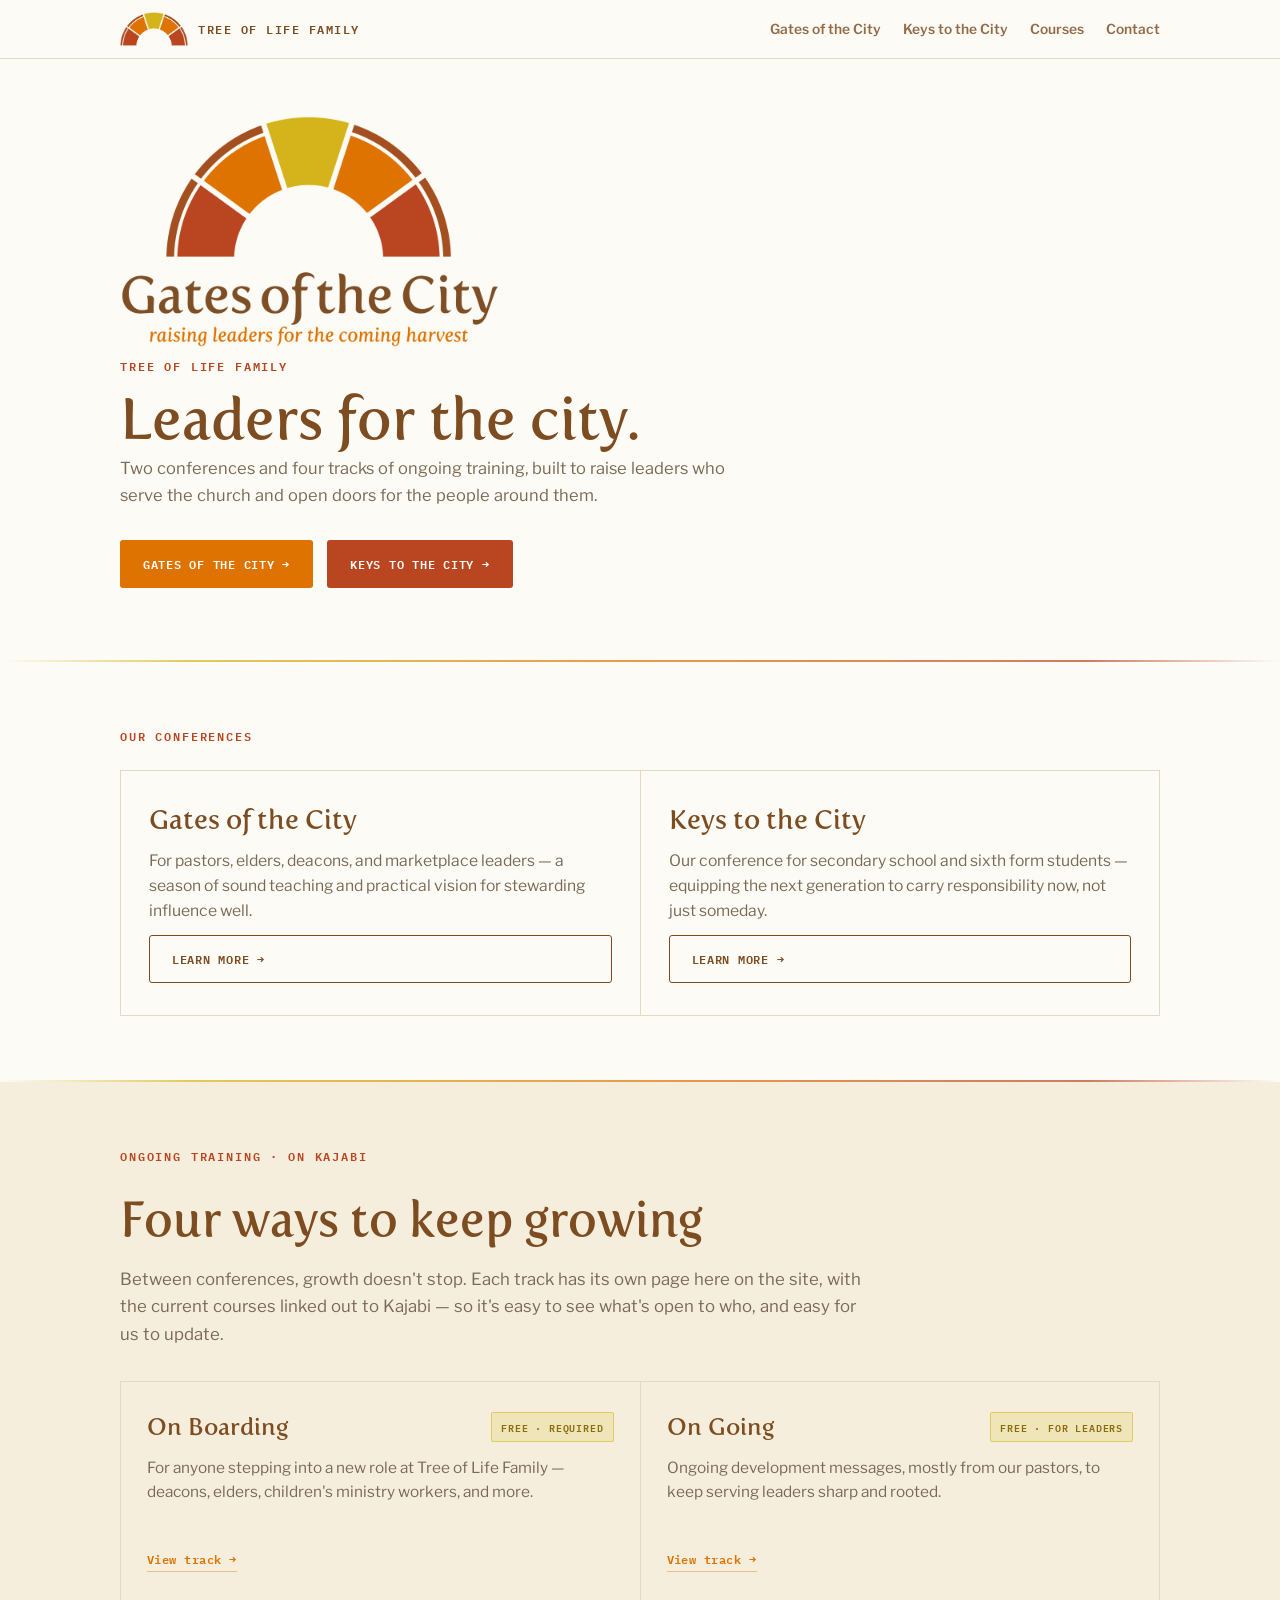
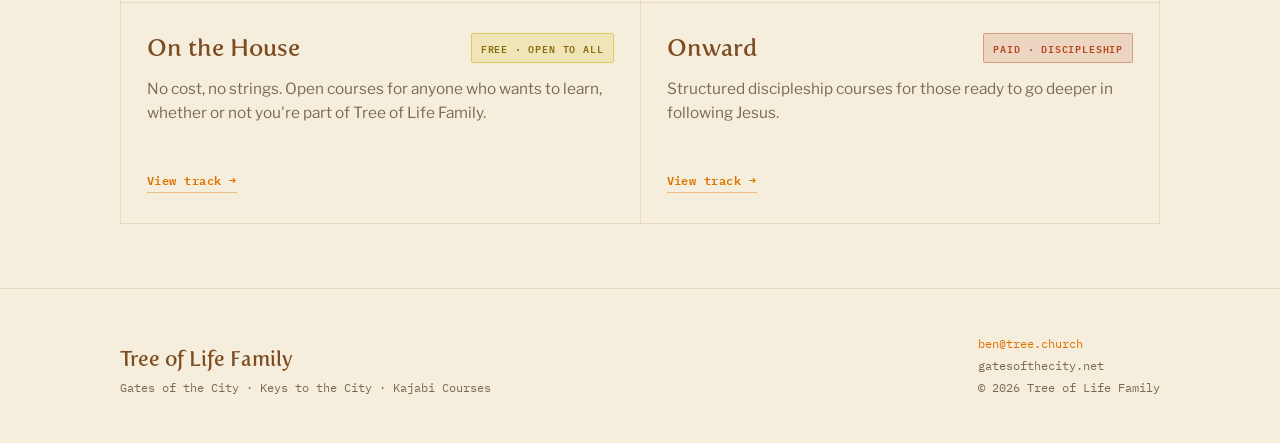
<file: index.html>
<!doctype html>
<html lang="en">
<head>
<meta charset="utf-8">
<meta name="viewport" content="width=device-width, initial-scale=1">
<title>Gates of the City | Tree of Life Family</title>
<meta name="description" content="Gates of the City and Keys to the City leadership conferences, and ongoing training courses, from Tree of Life Family.">
<link rel="icon" href="assets/img/logo-mark.png">
<link rel="stylesheet" href="assets/css/style.css">
</head>
<body>

<nav class="nav">
  <div class="wrap nav-row">
    <a class="brand" href="index.html">
      <img src="assets/img/logo-mark.png" alt="Gates of the City mark">
      Tree of Life Family
    </a>
    <div class="nav-links">
      <a href="gates.html">Gates of the City</a>
      <a href="keys.html">Keys to the City</a>
      <a href="index.html#learn">Courses</a>
      <a href="index.html#contact">Contact</a>
    </div>
  </div>
</nav>

<header class="hero">
  <div class="wrap">
    <img class="hero-logo" src="assets/img/logo-full.png" alt="Gates of the City — raising leaders for the coming harvest">
    <p class="eyebrow">Tree of Life Family</p>
    <h1>Leaders for the city.</h1>
    <p class="hero-sub">Two conferences and four tracks of ongoing training, built to raise leaders who serve the church and open doors for the people around them.</p>
    <div class="hero-ctas">
      <a class="btn btn-orange" href="gates.html">Gates of the City &rarr;</a>
      <a class="btn btn-rust" href="keys.html">Keys to the City &rarr;</a>
    </div>
  </div>
</header>

<hr class="divider">

<section>
  <div class="wrap">
    <div class="kicker-row">
      <p class="eyebrow">Our Conferences</p>
    </div>
    <div class="teaser-grid">
      <div class="teaser">
        <h3>Gates of the City</h3>
        <p>For pastors, elders, deacons, and marketplace leaders &mdash; a season of sound teaching and practical vision for stewarding influence well.</p>
        <a class="btn btn-ghost" href="gates.html">Learn more &rarr;</a>
      </div>
      <div class="teaser">
        <h3>Keys to the City</h3>
        <p>Our conference for secondary school and sixth form students &mdash; equipping the next generation to carry responsibility now, not just someday.</p>
        <a class="btn btn-ghost" href="keys.html">Learn more &rarr;</a>
      </div>
    </div>
  </div>
</section>

<hr class="divider">

<section class="section-alt" id="learn">
  <div class="wrap">
    <div class="kicker-row">
      <p class="eyebrow">Ongoing Training &middot; on Kajabi</p>
    </div>
    <h2 class="prog-title">Four ways to keep growing</h2>
    <p class="prog-lede">Between conferences, growth doesn't stop. Each track has its own page here on the site, with the current courses linked out to Kajabi &mdash; so it's easy to see what's open to who, and easy for us to update.</p>

    <div class="card-grid">
      <div class="card">
        <div class="card-top">
          <span class="card-name">On Boarding</span>
          <span class="tag tag-free">Free &middot; Required</span>
        </div>
        <p class="card-desc">For anyone stepping into a new role at Tree of Life Family &mdash; deacons, elders, children's ministry workers, and more.</p>
        <a class="card-link" href="courses/onboarding.html">View track &rarr;</a>
      </div>

      <div class="card">
        <div class="card-top">
          <span class="card-name">On Going</span>
          <span class="tag tag-free">Free &middot; For Leaders</span>
        </div>
        <p class="card-desc">Ongoing development messages, mostly from our pastors, to keep serving leaders sharp and rooted.</p>
        <a class="card-link" href="courses/ongoing.html">View track &rarr;</a>
      </div>

      <div class="card">
        <div class="card-top">
          <span class="card-name">On the House</span>
          <span class="tag tag-free">Free &middot; Open to All</span>
        </div>
        <p class="card-desc">No cost, no strings. Open courses for anyone who wants to learn, whether or not you're part of Tree of Life Family.</p>
        <a class="card-link" href="courses/on-the-house.html">View track &rarr;</a>
      </div>

      <div class="card">
        <div class="card-top">
          <span class="card-name">Onward</span>
          <span class="tag tag-paid">Paid &middot; Discipleship</span>
        </div>
        <p class="card-desc">Structured discipleship courses for those ready to go deeper in following Jesus.</p>
        <a class="card-link" href="courses/onward.html">View track &rarr;</a>
      </div>
    </div>
  </div>
</section>

<footer id="contact">
  <div class="wrap foot-row">
    <div>
      <p class="foot-brand">Tree of Life Family</p>
      <p class="foot-meta" style="margin-top:6px;">Gates of the City &middot; Keys to the City &middot; Kajabi Courses</p>
    </div>
    <div class="foot-meta">
      <div><a href="mailto:ben@tree.church">ben@tree.church</a></div>
      <div>gatesofthecity.net</div>
      <div>&copy; 2026 Tree of Life Family</div>
    </div>
  </div>
</footer>

</body>
</html>
</file>
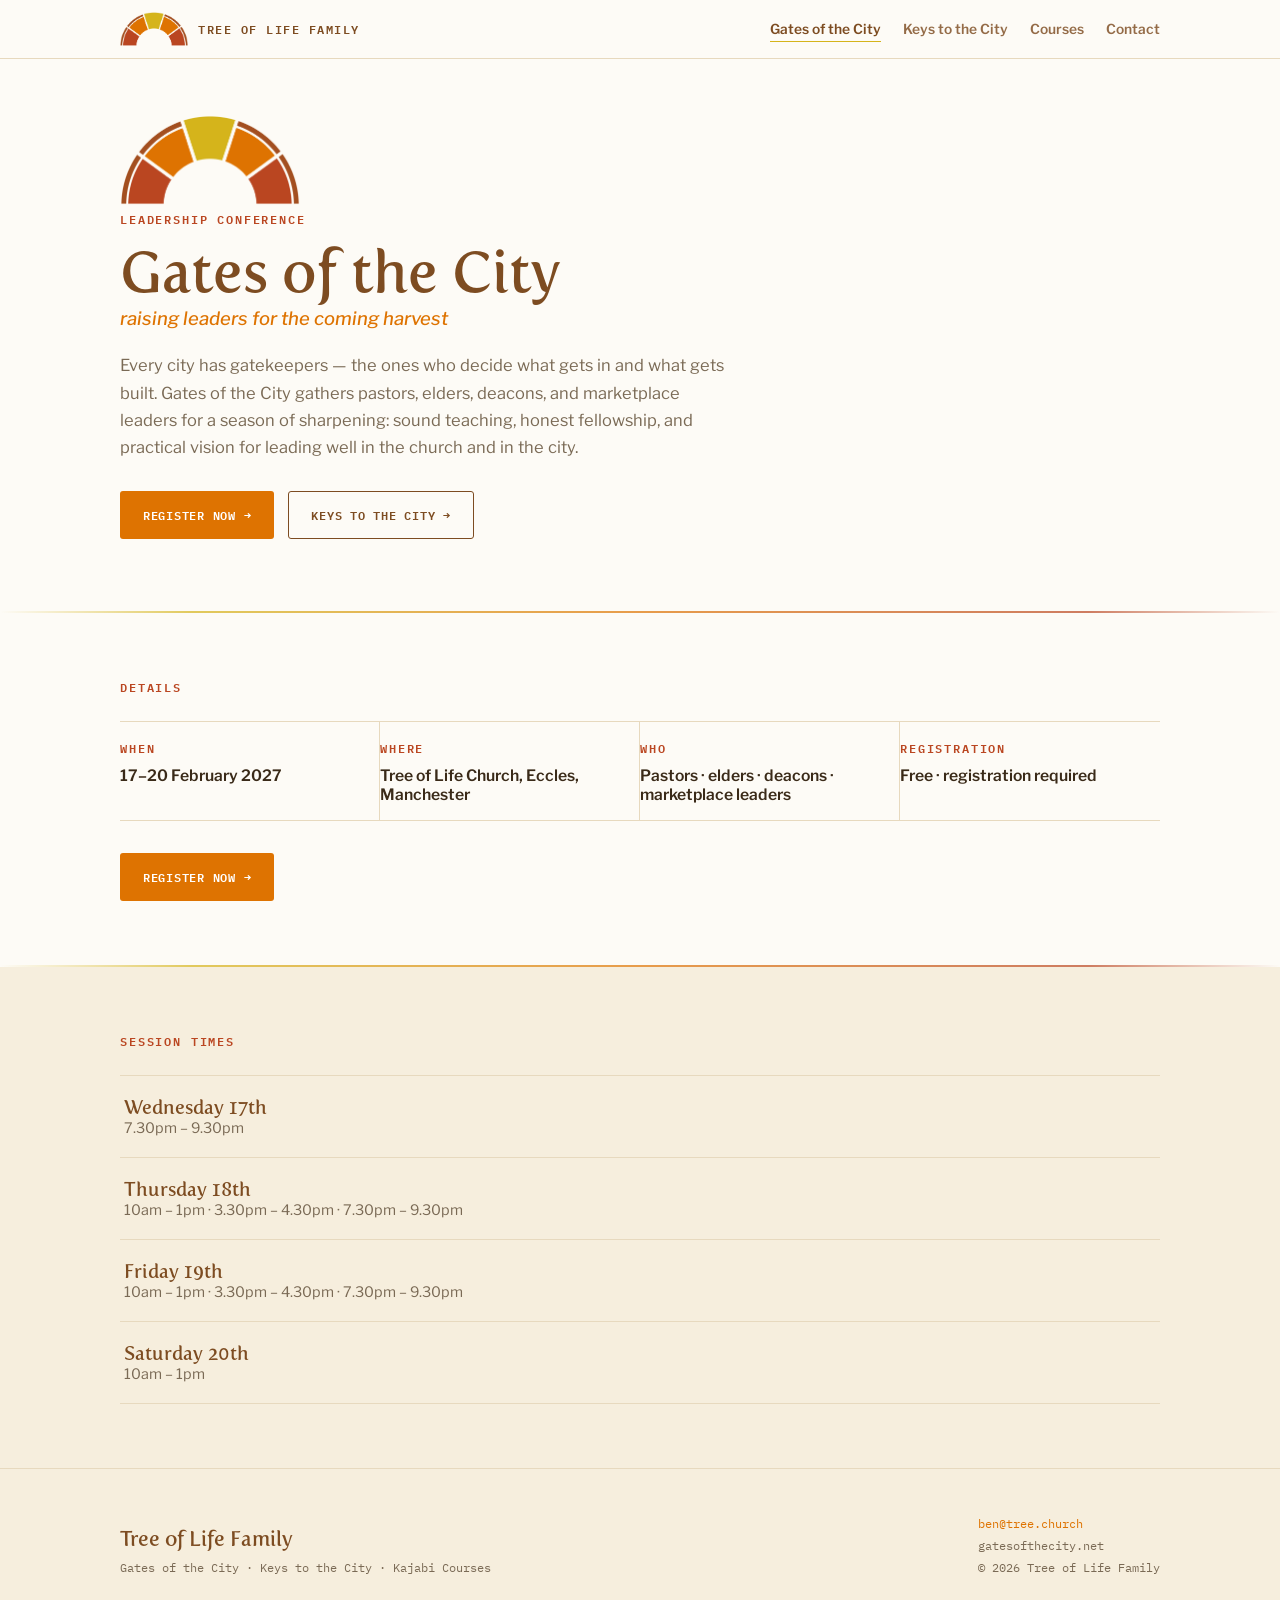
<file: gates.html>
<!doctype html>
<html lang="en">
<head>
<meta charset="utf-8">
<meta name="viewport" content="width=device-width, initial-scale=1">
<title>Gates of the City | Tree of Life Family</title>
<meta name="description" content="Gates of the City — a leadership conference for pastors, elders, deacons, and marketplace leaders, from Tree of Life Family.">
<link rel="icon" href="assets/img/logo-mark.png">
<link rel="stylesheet" href="assets/css/style.css">
</head>
<body>

<nav class="nav">
  <div class="wrap nav-row">
    <a class="brand" href="index.html">
      <img src="assets/img/logo-mark.png" alt="Gates of the City mark">
      Tree of Life Family
    </a>
    <div class="nav-links">
      <a href="gates.html" class="current">Gates of the City</a>
      <a href="keys.html">Keys to the City</a>
      <a href="index.html#learn">Courses</a>
      <a href="index.html#contact">Contact</a>
    </div>
  </div>
</nav>

<header class="hero">
  <div class="wrap">
    <img class="hero-logo hero-mark" src="assets/img/logo-mark.png" alt="Gates of the City mark">
    <p class="eyebrow">Leadership Conference</p>
    <h1>Gates of the City</h1>
    <span class="tagline hero-tagline">raising leaders for the coming harvest</span>
    <p class="hero-sub">Every city has gatekeepers &mdash; the ones who decide what gets in and what gets built. Gates of the City gathers pastors, elders, deacons, and marketplace leaders for a season of sharpening: sound teaching, honest fellowship, and practical vision for leading well in the church and in the city.</p>
    <div class="hero-ctas">
      <a class="btn btn-orange" href="https://treeoflife.churchsuite.com/events/ft4gwj0i" target="_blank" rel="noopener">Register now &rarr;</a>
      <a class="btn btn-ghost" href="keys.html">Keys to the City &rarr;</a>
    </div>
  </div>
</header>

<hr class="divider">

<section>
  <div class="wrap">
    <div class="kicker-row">
      <p class="eyebrow">Details</p>
    </div>
    <div class="info-bar">
      <div class="info-cell">
        <span class="eyebrow">When</span>
        <strong>17&ndash;20 February 2027</strong>
      </div>
      <div class="info-cell">
        <span class="eyebrow">Where</span>
        <strong>Tree of Life Church, Eccles, Manchester</strong>
      </div>
      <div class="info-cell">
        <span class="eyebrow">Who</span>
        <strong>Pastors &middot; elders &middot; deacons &middot; marketplace leaders</strong>
      </div>
      <div class="info-cell">
        <span class="eyebrow">Registration</span>
        <strong>Free &middot; registration required</strong>
      </div>
    </div>
    <a class="btn btn-orange" href="https://treeoflife.churchsuite.com/events/ft4gwj0i" target="_blank" rel="noopener">Register now &rarr;</a>
  </div>
</section>

<hr class="divider">

<section class="section-alt">
  <div class="wrap">
    <div class="kicker-row">
      <p class="eyebrow">Session Times</p>
    </div>
    <div class="course-list">
      <div class="course-row">
        <div>
          <div class="course-row-title">Wednesday 17th</div>
          <div class="course-row-desc">7.30pm &ndash; 9.30pm</div>
        </div>
      </div>
      <div class="course-row">
        <div>
          <div class="course-row-title">Thursday 18th</div>
          <div class="course-row-desc">10am &ndash; 1pm &middot; 3.30pm &ndash; 4.30pm &middot; 7.30pm &ndash; 9.30pm</div>
        </div>
      </div>
      <div class="course-row">
        <div>
          <div class="course-row-title">Friday 19th</div>
          <div class="course-row-desc">10am &ndash; 1pm &middot; 3.30pm &ndash; 4.30pm &middot; 7.30pm &ndash; 9.30pm</div>
        </div>
      </div>
      <div class="course-row">
        <div>
          <div class="course-row-title">Saturday 20th</div>
          <div class="course-row-desc">10am &ndash; 1pm</div>
        </div>
      </div>
    </div>
  </div>
</section>

<footer id="contact">
  <div class="wrap foot-row">
    <div>
      <p class="foot-brand">Tree of Life Family</p>
      <p class="foot-meta" style="margin-top:6px;">Gates of the City &middot; Keys to the City &middot; Kajabi Courses</p>
    </div>
    <div class="foot-meta">
      <div><a href="mailto:ben@tree.church">ben@tree.church</a></div>
      <div>gatesofthecity.net</div>
      <div>&copy; 2026 Tree of Life Family</div>
    </div>
  </div>
</footer>

</body>
</html>
</file>
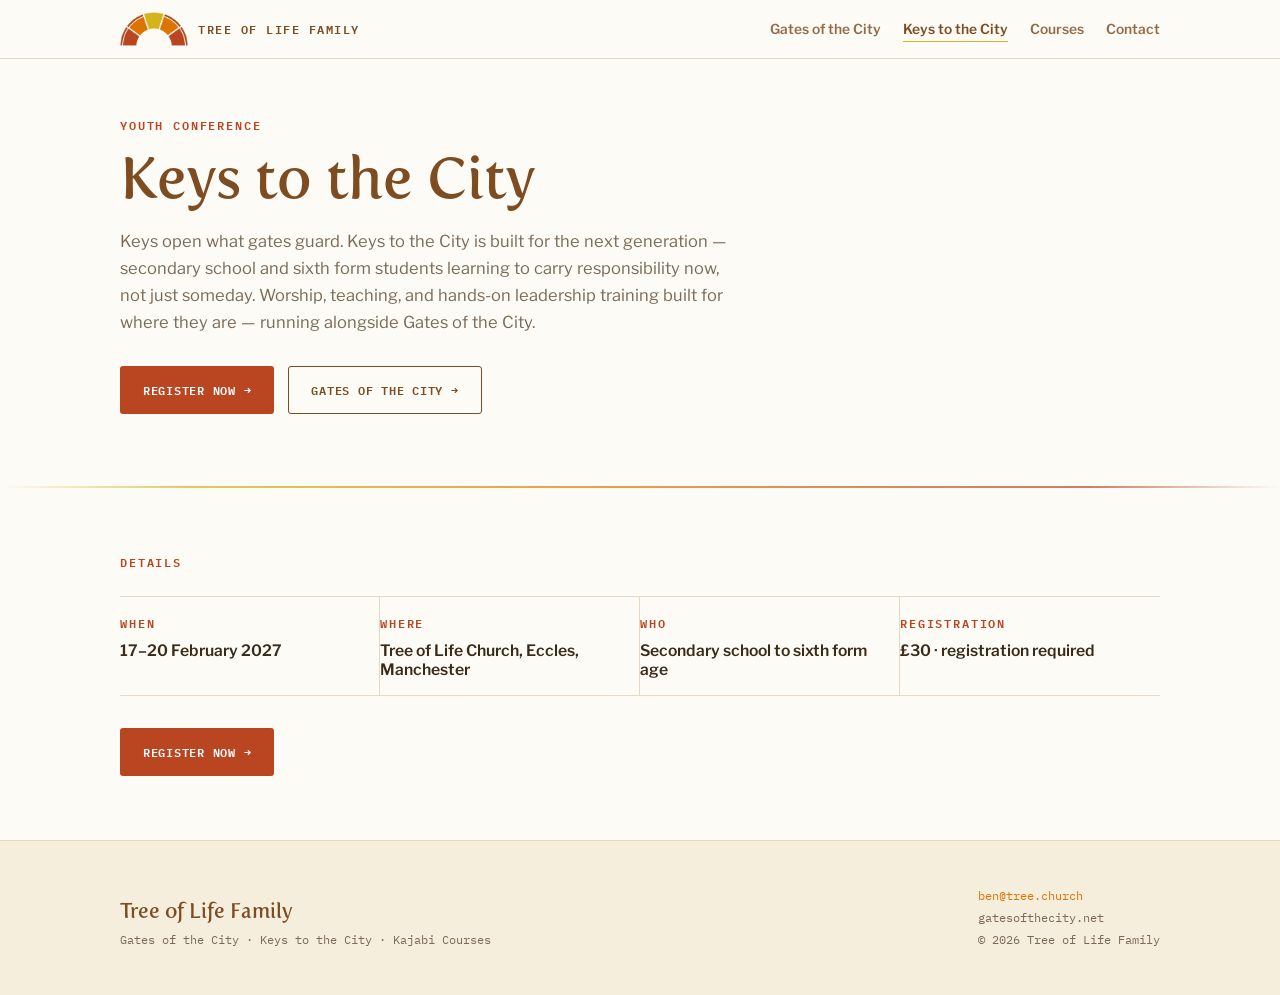
<file: keys.html>
<!doctype html>
<html lang="en">
<head>
<meta charset="utf-8">
<meta name="viewport" content="width=device-width, initial-scale=1">
<title>Keys to the City | Tree of Life Family</title>
<meta name="description" content="Keys to the City — a conference for secondary school to sixth form students from Tree of Life Family.">
<link rel="icon" href="assets/img/logo-mark.png">
<link rel="stylesheet" href="assets/css/style.css">
</head>
<body>

<nav class="nav">
  <div class="wrap nav-row">
    <a class="brand" href="index.html">
      <img src="assets/img/logo-mark.png" alt="Gates of the City mark">
      Tree of Life Family
    </a>
    <div class="nav-links">
      <a href="gates.html">Gates of the City</a>
      <a href="keys.html" class="current">Keys to the City</a>
      <a href="index.html#learn">Courses</a>
      <a href="index.html#contact">Contact</a>
    </div>
  </div>
</nav>

<header class="hero">
  <div class="wrap">
    <p class="eyebrow">Youth Conference</p>
    <h1>Keys to the City</h1>
    <p class="hero-sub" style="margin-top:20px;">Keys open what gates guard. Keys to the City is built for the next generation &mdash; secondary school and sixth form students learning to carry responsibility now, not just someday. Worship, teaching, and hands-on leadership training built for where they are &mdash; running alongside Gates of the City.</p>
    <div class="hero-ctas">
      <a class="btn btn-rust" href="https://treeoflife.churchsuite.com/events/rskc0eq4" target="_blank" rel="noopener">Register now &rarr;</a>
      <a class="btn btn-ghost" href="gates.html">Gates of the City &rarr;</a>
    </div>
  </div>
</header>

<hr class="divider">

<section>
  <div class="wrap">
    <div class="kicker-row">
      <p class="eyebrow">Details</p>
    </div>
    <div class="info-bar">
      <div class="info-cell">
        <span class="eyebrow">When</span>
        <strong>17&ndash;20 February 2027</strong>
      </div>
      <div class="info-cell">
        <span class="eyebrow">Where</span>
        <strong>Tree of Life Church, Eccles, Manchester</strong>
      </div>
      <div class="info-cell">
        <span class="eyebrow">Who</span>
        <strong>Secondary school to sixth form age</strong>
      </div>
      <div class="info-cell">
        <span class="eyebrow">Registration</span>
        <strong>&pound;30 &middot; registration required</strong>
      </div>
    </div>
    <a class="btn btn-rust" href="https://treeoflife.churchsuite.com/events/rskc0eq4" target="_blank" rel="noopener">Register now &rarr;</a>
  </div>
</section>

<footer id="contact">
  <div class="wrap foot-row">
    <div>
      <p class="foot-brand">Tree of Life Family</p>
      <p class="foot-meta" style="margin-top:6px;">Gates of the City &middot; Keys to the City &middot; Kajabi Courses</p>
    </div>
    <div class="foot-meta">
      <div><a href="mailto:ben@tree.church">ben@tree.church</a></div>
      <div>gatesofthecity.net</div>
      <div>&copy; 2026 Tree of Life Family</div>
    </div>
  </div>
</footer>

</body>
</html>
</file>
<file: assets/css/style.css>
/* Tree of Life Family — Gates of the City site
   Palette sampled from the official Gates of the City logo. */

@import url('https://fonts.googleapis.com/css2?family=Libre+Franklin:ital,wght@0,400;0,500;0,600;0,700;1,500&family=IBM+Plex+Mono:wght@500;600&display=swap');

@font-face{
  font-family:'Fertigo Pro';
  src: url('../fonts/FertigoPro.otf') format('opentype');
  font-weight: 400 700;
  font-style: normal;
  font-display: swap;
}

:root{
  --brown:      #7D4C21; /* headings, nav, wordmark */
  --brown-dark: #5E3A19; /* hover state */
  --rust:       #BA4621; /* secondary accent — Keys to the City */
  --orange:     #DE7301; /* primary accent — Gates of the City, buttons */
  --gold:       #D5B41B; /* tertiary accent — dividers, highlights */
  --cream:      #FDFBF6; /* page background */
  --cream-2:    #F6EEDD; /* card / alt-section background */
  --line:       #E7D9BE; /* hairlines on cream */
  --ink:        #3A2A18; /* body text */
  --ink-soft:   #7A6A55; /* muted / secondary text */
}

*{ box-sizing:border-box; }
html,body{ margin:0; padding:0; }
body{
  background:var(--cream);
  color:var(--ink);
  font-family:'Libre Franklin', ui-sans-serif, system-ui, sans-serif;
  -webkit-font-smoothing:antialiased;
  overflow-x:hidden;
}
img{ max-width:100%; display:block; }
a{ color:inherit; }

h1,h2,h3{
  font-family:'Fertigo Pro','Libre Franklin', Georgia, serif;
  color:var(--brown);
  text-wrap:balance;
  margin:0;
  font-weight:600;
}
p{ margin:0; }

.eyebrow{
  font-family:'IBM Plex Mono', ui-monospace, monospace;
  font-size:0.72rem;
  letter-spacing:0.16em;
  text-transform:uppercase;
  font-weight:600;
  color:var(--rust);
}

.tagline{
  font-family:'Libre Franklin', serif;
  font-style:italic;
  font-weight:500;
  color:var(--orange);
}

.wrap{ max-width:1120px; margin:0 auto; padding-inline:24px; }
@media (min-width:640px){ .wrap{ padding-inline:40px; } }

/* ---------- nav ---------- */
.nav{
  position:sticky; top:0; z-index:40;
  background:rgba(253,251,246,0.92);
  backdrop-filter:blur(8px);
  border-bottom:1px solid var(--line);
}
.nav-row{
  display:flex; align-items:center; justify-content:space-between;
  gap:16px; padding-block:12px; flex-wrap:wrap;
}
.brand{
  display:flex; align-items:center; gap:10px;
  text-decoration:none; color:var(--brown);
  font-family:'IBM Plex Mono', monospace;
  font-size:0.78rem; letter-spacing:0.12em; text-transform:uppercase;
  font-weight:600; white-space:nowrap;
}
.brand img{ height:34px; width:auto; flex-shrink:0; }
.nav-links{ display:flex; gap:22px; flex-wrap:wrap; row-gap:8px; }
.nav-links a{
  text-decoration:none; font-size:0.86rem; font-weight:600;
  color:var(--brown); opacity:0.82; padding-block:4px;
  border-bottom:1px solid transparent;
  transition:opacity .15s, border-color .15s;
}
.nav-links a:hover{ opacity:1; border-color:var(--orange); }
.nav-links a.current{ opacity:1; border-color:var(--gold); }

/* ---------- buttons ---------- */
.btn{
  display:inline-flex; align-items:center; gap:8px;
  font-family:'IBM Plex Mono', monospace;
  font-size:0.78rem; letter-spacing:0.06em; text-transform:uppercase;
  font-weight:600; text-decoration:none;
  padding:13px 22px; border-radius:3px; border:1px solid transparent;
  transition:transform .15s ease, background .15s ease, border-color .15s ease, color .15s ease;
}
.btn:hover{ transform:translateY(-1px); }
.btn-orange{ background:var(--orange); color:#fff; }
.btn-orange:hover{ background:var(--brown-dark); }
.btn-rust{ background:var(--rust); color:#fff; }
.btn-rust:hover{ background:var(--brown-dark); }
.btn-ghost{ border-color:var(--brown); color:var(--brown); }
.btn-ghost:hover{ border-color:var(--orange); color:var(--orange); }

/* ---------- hero ---------- */
.hero{ padding-block:56px 72px; position:relative; }
.hero-logo{ max-width:380px; width:60%; margin-bottom:8px; }
.hero-mark{ max-width:180px; width:36%; margin-bottom:4px; }
.hero .eyebrow{ margin-bottom:14px; display:block; }
.hero h1{ font-size:clamp(2.2rem, 6vw, 3.6rem); line-height:1.02; margin-bottom:6px; }
.hero-tagline{ font-size:1.15rem; margin-bottom:22px; display:block; }
.hero-sub{
  font-size:1.03rem; line-height:1.65; color:var(--ink-soft);
  max-width:56ch; margin-bottom:30px;
}
.hero-ctas{ display:flex; gap:14px; flex-wrap:wrap; }

/* ---------- sections ---------- */
section{ padding-block:64px; }
.section-alt{ background:var(--cream-2); }
.divider{
  height:2px; border:none;
  background:linear-gradient(90deg, transparent, var(--gold) 15%, var(--orange) 50%, var(--rust) 85%, transparent);
  opacity:0.7; margin:0;
}

.kicker-row{
  display:flex; align-items:baseline; justify-content:space-between;
  gap:16px; flex-wrap:wrap; margin-bottom:24px;
}
.prog-title{ font-size:clamp(2rem, 4.4vw, 3rem); margin-bottom:18px; }
.prog-lede{
  font-size:1.05rem; line-height:1.65; color:var(--ink-soft);
  max-width:62ch; margin-bottom:32px;
}

/* ---------- info bar ---------- */
.info-bar{
  display:grid; grid-template-columns:repeat(auto-fit, minmax(160px,1fr));
  border-top:1px solid var(--line); border-bottom:1px solid var(--line);
  margin-bottom:32px;
}
.info-cell{ padding:16px 18px 16px 0; border-right:1px solid var(--line); }
.info-cell:last-child{ border-right:none; }
.info-cell .eyebrow{ display:block; margin-bottom:8px; }
.info-cell strong{ font-size:0.98rem; font-weight:600; color:var(--ink); }

/* ---------- cards ---------- */
.card-grid{
  display:grid; grid-template-columns:repeat(2,1fr); gap:1px;
  background:var(--line); border:1px solid var(--line); margin-top:8px;
}
@media (max-width:720px){ .card-grid{ grid-template-columns:1fr; } }
.card{
  background:var(--cream); padding:30px 26px;
  display:flex; flex-direction:column; gap:14px; min-height:220px;
}
.section-alt .card{ background:var(--cream-2); }
.card-top{ display:flex; align-items:flex-start; justify-content:space-between; gap:12px; }
.card-name{ font-family:'Fertigo Pro','Libre Franklin',serif; font-size:1.5rem; color:var(--brown); font-weight:600; }
.tag{
  font-family:'IBM Plex Mono', monospace; font-size:0.64rem; letter-spacing:0.08em;
  text-transform:uppercase; font-weight:600; padding:5px 9px; border-radius:2px; white-space:nowrap;
}
.tag-free{ background:rgba(213,180,27,0.18); color:#8a6d0f; border:1px solid rgba(213,180,27,0.55); }
.tag-paid{ background:rgba(186,70,33,0.14); color:var(--rust); border:1px solid rgba(186,70,33,0.4); }
.card-desc{ font-size:0.96rem; line-height:1.6; color:var(--ink-soft); flex-grow:1; }
.card-link{
  font-family:'IBM Plex Mono', monospace; font-size:0.78rem; letter-spacing:0.04em;
  text-decoration:none; color:var(--orange); font-weight:600;
  border-bottom:1px solid rgba(222,115,1,0.4); padding-bottom:2px; align-self:flex-start;
}
.card-link:hover{ border-color:var(--orange); }

/* ---------- two-up program teaser ---------- */
.teaser-grid{ display:grid; grid-template-columns:1fr 1fr; gap:1px; background:var(--line); border:1px solid var(--line); margin-top:8px; }
@media (max-width:720px){ .teaser-grid{ grid-template-columns:1fr; } }
.teaser{ background:var(--cream); padding:32px 28px; display:flex; flex-direction:column; gap:12px; }
.teaser h3{ font-size:1.7rem; }
.teaser p{ color:var(--ink-soft); font-size:0.98rem; line-height:1.6; }

/* ---------- course list (track pages) ---------- */
.course-list{ display:flex; flex-direction:column; border-top:1px solid var(--line); margin-top:8px; }
.course-row{
  display:flex; align-items:center; justify-content:space-between; gap:16px;
  padding:20px 4px; border-bottom:1px solid var(--line); flex-wrap:wrap;
}
.course-row-title{ font-family:'Fertigo Pro','Libre Franklin',serif; font-size:1.2rem; color:var(--brown); }
.course-row-desc{ font-size:0.9rem; color:var(--ink-soft); max-width:48ch; }
.course-row-link{
  font-family:'IBM Plex Mono', monospace; font-size:0.76rem; letter-spacing:0.05em;
  text-decoration:none; color:var(--orange); font-weight:600; white-space:nowrap;
  border-bottom:1px solid rgba(222,115,1,0.4);
}
.placeholder-note{
  font-family:'IBM Plex Mono', monospace; font-size:0.74rem; color:var(--ink-soft);
  background:var(--cream-2); border:1px dashed var(--line); padding:14px 16px; margin-top:20px;
}

/* ---------- course cards (image + click-through) ---------- */
.course-cards{
  display:grid; grid-template-columns:repeat(auto-fit, minmax(280px,1fr));
  gap:28px; margin-top:8px;
}
.course-card{
  background:var(--cream-2); border:1px solid var(--line);
  display:flex; flex-direction:column; overflow:hidden;
}
.course-card-img-link{ display:block; line-height:0; }
.course-card-img-link img{
  width:100%; aspect-ratio:16/9; object-fit:cover;
  transition:transform .2s ease;
}
.course-card-img-link:hover img{ transform:scale(1.03); }
.course-card-body{
  padding:20px 22px 24px; display:flex; flex-direction:column; gap:10px; flex-grow:1;
}
.course-card-title{ font-family:'Fertigo Pro','Libre Franklin',serif; font-size:1.25rem; color:var(--brown); }
.course-card-desc{ font-size:0.92rem; line-height:1.58; color:var(--ink-soft); flex-grow:1; }
.course-card-link{
  font-family:'IBM Plex Mono', monospace; font-size:0.76rem; letter-spacing:0.05em;
  text-decoration:none; color:var(--orange); font-weight:600; align-self:flex-start;
  border-bottom:1px solid rgba(222,115,1,0.4);
}
.course-card-link:hover{ border-color:var(--orange); }

/* placeholder card — course not yet built in Kajabi */
.course-card-placeholder-img{
  width:100%; aspect-ratio:16/9;
  background:linear-gradient(135deg, var(--brown) 0%, var(--rust) 50%, var(--orange) 100%);
  display:flex; align-items:center; justify-content:center;
  position:relative;
}
.course-card-placeholder-img span{
  font-family:'IBM Plex Mono', monospace; font-size:0.72rem; letter-spacing:0.14em;
  text-transform:uppercase; font-weight:600; color:#fff;
  background:rgba(0,0,0,0.28); padding:8px 14px; border-radius:2px;
}
.course-card.is-placeholder .course-card-title{ color:var(--ink-soft); }
.course-card-soon{
  font-family:'IBM Plex Mono', monospace; font-size:0.76rem; letter-spacing:0.05em;
  color:var(--ink-soft); align-self:flex-start;
}

/* coming-soon full-width panel (Ongoing page) */
.coming-soon-panel{
  border:1px dashed var(--line); background:var(--cream-2);
  padding:56px 32px; text-align:center; margin-top:8px;
}
.coming-soon-panel .eyebrow{ display:block; margin-bottom:10px; }
.coming-soon-panel h2{ font-size:clamp(1.6rem, 4vw, 2.2rem); margin-bottom:10px; }
.coming-soon-panel p{ color:var(--ink-soft); font-size:0.98rem; max-width:48ch; margin:0 auto; }

/* ---------- footer ---------- */
footer{ background:var(--cream-2); border-top:1px solid var(--line); padding-block:44px; }
.foot-row{ display:flex; justify-content:space-between; align-items:flex-end; gap:24px; flex-wrap:wrap; }
.foot-brand{ font-family:'Fertigo Pro','Libre Franklin',serif; font-size:1.3rem; color:var(--brown); }
.foot-meta{ font-family:'IBM Plex Mono', monospace; font-size:0.76rem; color:var(--ink-soft); line-height:1.8; }
.foot-meta a{ color:var(--orange); text-decoration:none; }
.foot-meta a:hover{ text-decoration:underline; }

.breadcrumb{
  font-family:'IBM Plex Mono', monospace; font-size:0.76rem; letter-spacing:0.04em;
  color:var(--ink-soft); text-decoration:none; display:inline-block; margin-bottom:20px;
}
.breadcrumb:hover{ color:var(--orange); }
</file>
